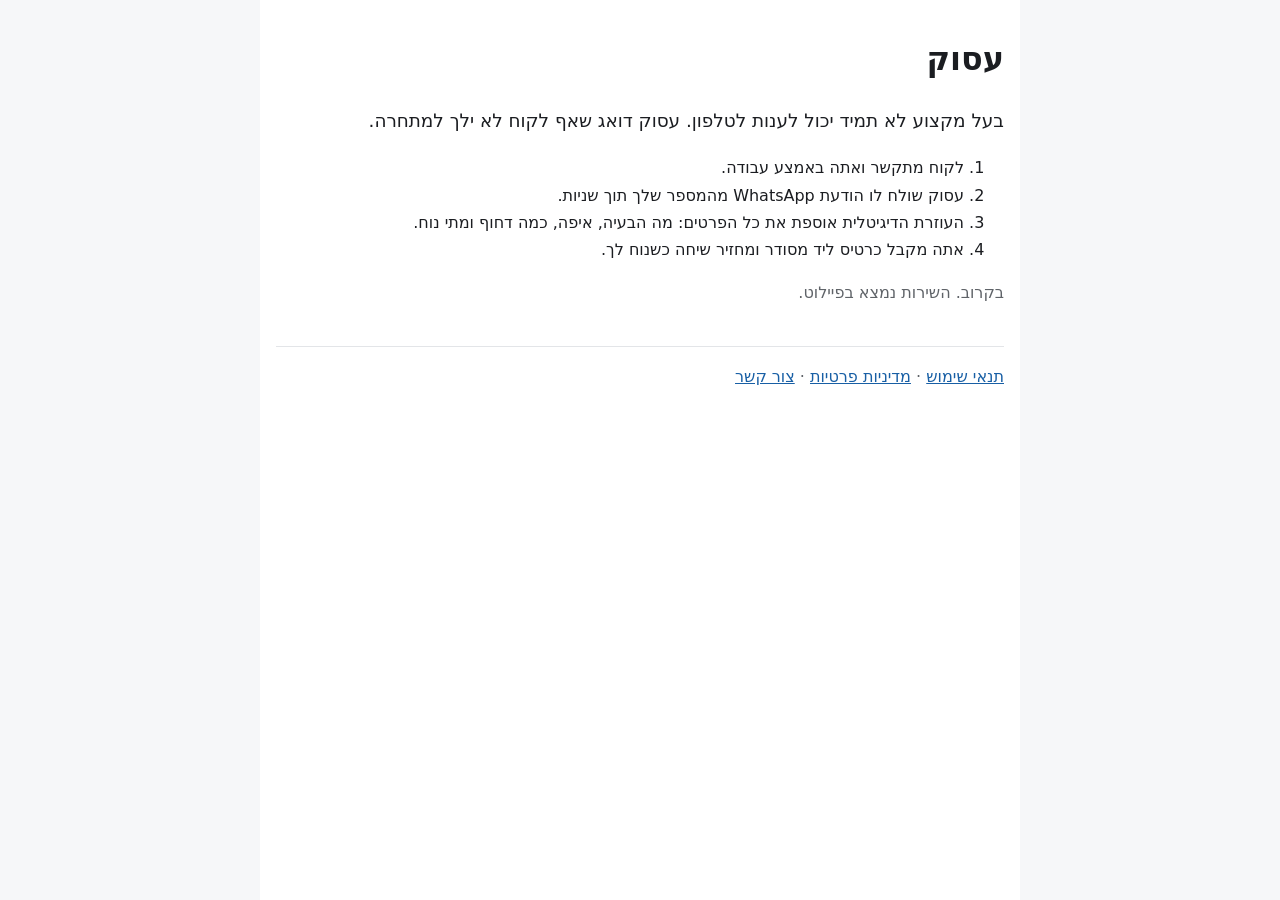
<file: index.html>
<!doctype html>
<html lang="he" dir="rtl">
<head>
<meta charset="utf-8">
<meta name="viewport" content="width=device-width, initial-scale=1">
<title>עסוק – אף ליד לא הולך לאיבוד</title>
<link rel="stylesheet" href="style.css">
</head>
<body>
<main>
<h1>עסוק</h1>
<p class="lead">בעל מקצוע לא תמיד יכול לענות לטלפון. עסוק דואג שאף לקוח לא ילך למתחרה.</p>
<ol>
<li>לקוח מתקשר ואתה באמצע עבודה.</li>
<li>עסוק שולח לו הודעת WhatsApp מהמספר שלך תוך שניות.</li>
<li>העוזרת הדיגיטלית אוספת את כל הפרטים: מה הבעיה, איפה, כמה דחוף ומתי נוח.</li>
<li>אתה מקבל כרטיס ליד מסודר ומחזיר שיחה כשנוח לך.</li>
</ol>
<p class="soon">בקרוב. השירות נמצא בפיילוט.</p>
<footer>
<a href="terms.html">תנאי שימוש</a> · <a href="privacy.html">מדיניות פרטיות</a> · <a href="mailto:hello@asuk.co.il">צור קשר</a>
</footer>
</main>
</body>
</html>
</file>
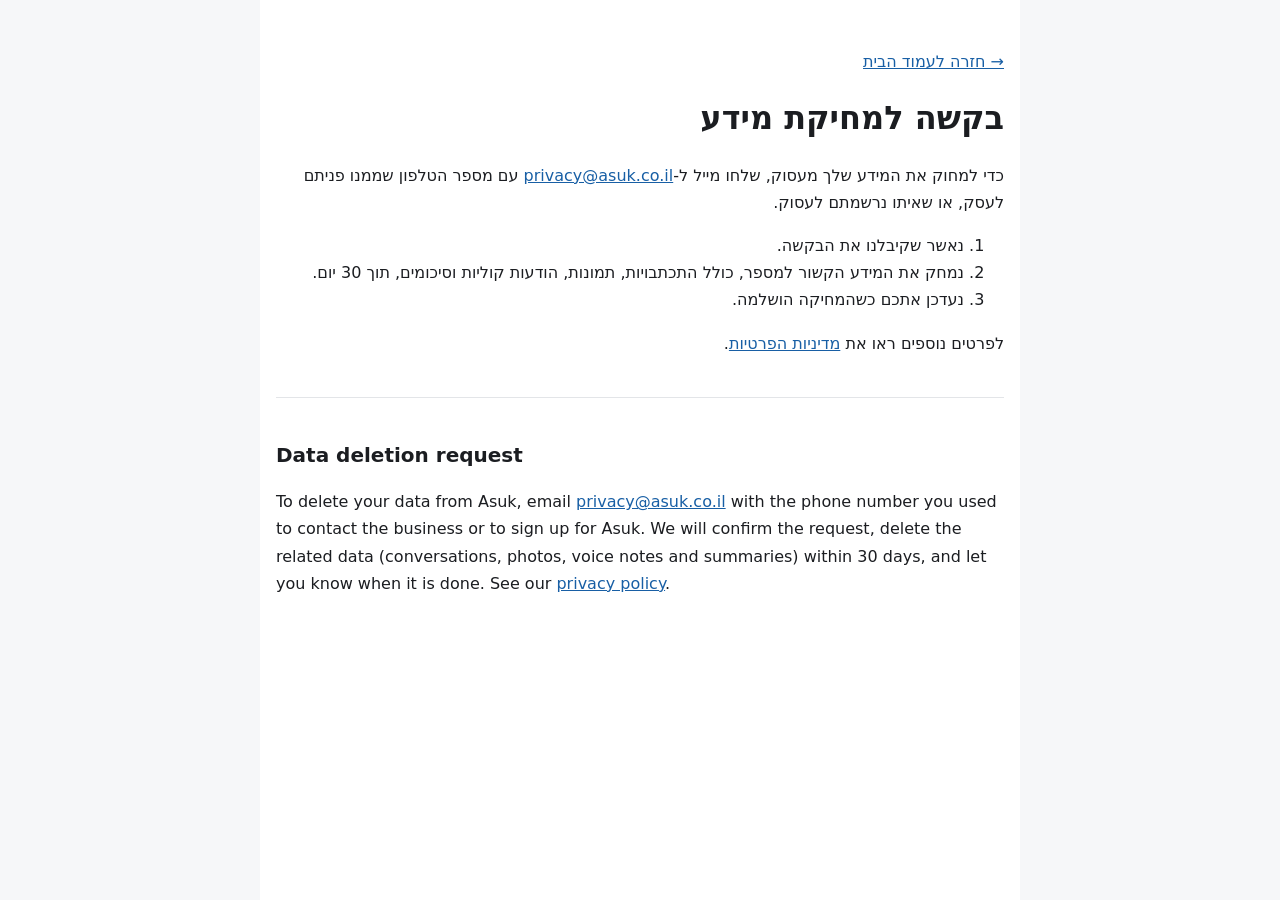
<file: data-deletion.html>
<!doctype html>
<html lang="he" dir="rtl">
<head>
<meta charset="utf-8">
<meta name="viewport" content="width=device-width, initial-scale=1">
<title>עסוק – מחיקת מידע</title>
<link rel="stylesheet" href="style.css">
</head>
<body>
<main>
<p class="back"><a href="index.html">→ חזרה לעמוד הבית</a></p>
<h1>בקשה למחיקת מידע</h1>
<p>כדי למחוק את המידע שלך מעסוק, שלחו מייל ל-<a href="mailto:privacy@asuk.co.il">privacy@asuk.co.il</a> עם מספר הטלפון שממנו פניתם לעסק, או שאיתו נרשמתם לעסוק.</p>
<ol>
<li>נאשר שקיבלנו את הבקשה.</li>
<li>נמחק את המידע הקשור למספר, כולל התכתבויות, תמונות, הודעות קוליות וסיכומים, תוך 30 יום.</li>
<li>נעדכן אתכם כשהמחיקה הושלמה.</li>
</ol>
<p>לפרטים נוספים ראו את <a href="privacy.html">מדיניות הפרטיות</a>.</p>

<hr>

<section dir="ltr" lang="en">
<h2>Data deletion request</h2>
<p>To delete your data from Asuk, email <a href="mailto:privacy@asuk.co.il">privacy@asuk.co.il</a> with the phone number you used to contact the business or to sign up for Asuk. We will confirm the request, delete the related data (conversations, photos, voice notes and summaries) within 30 days, and let you know when it is done. See our <a href="privacy.html">privacy policy</a>.</p>
</section>
</main>
</body>
</html>
</file>
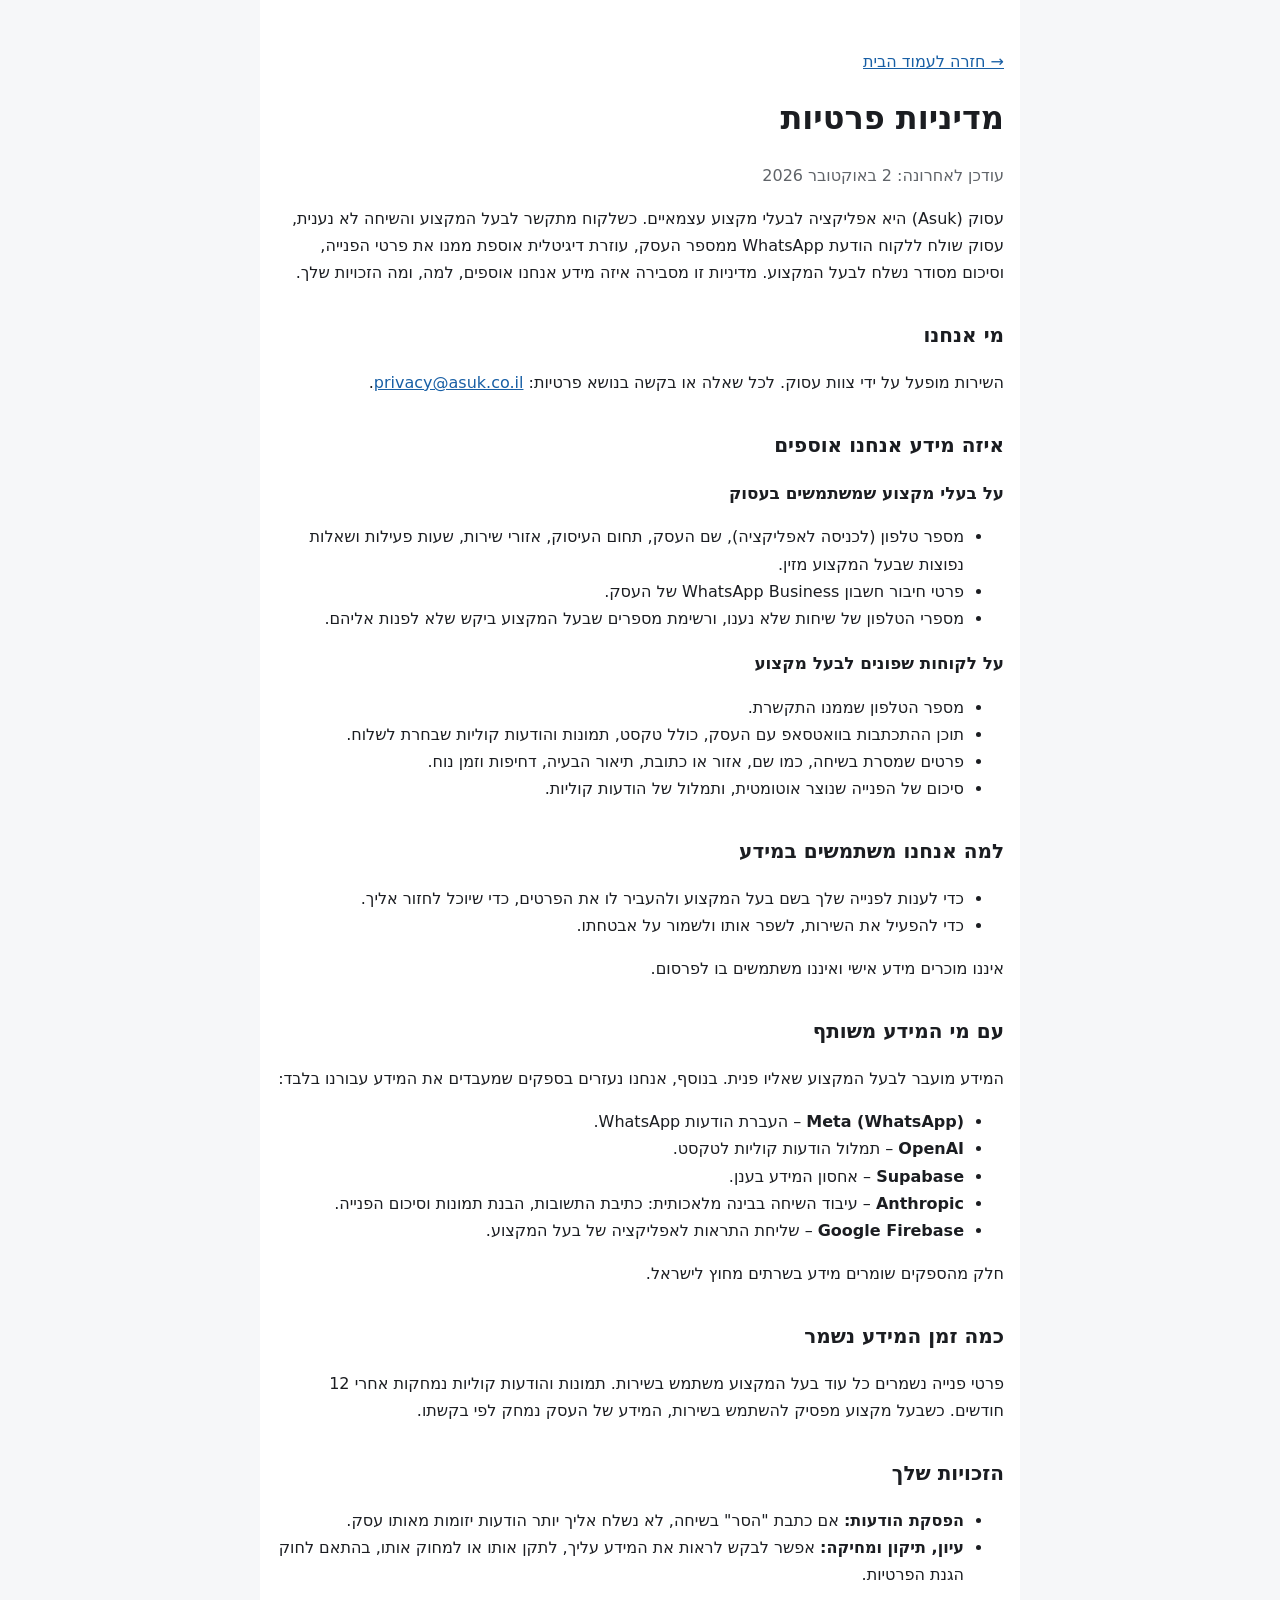
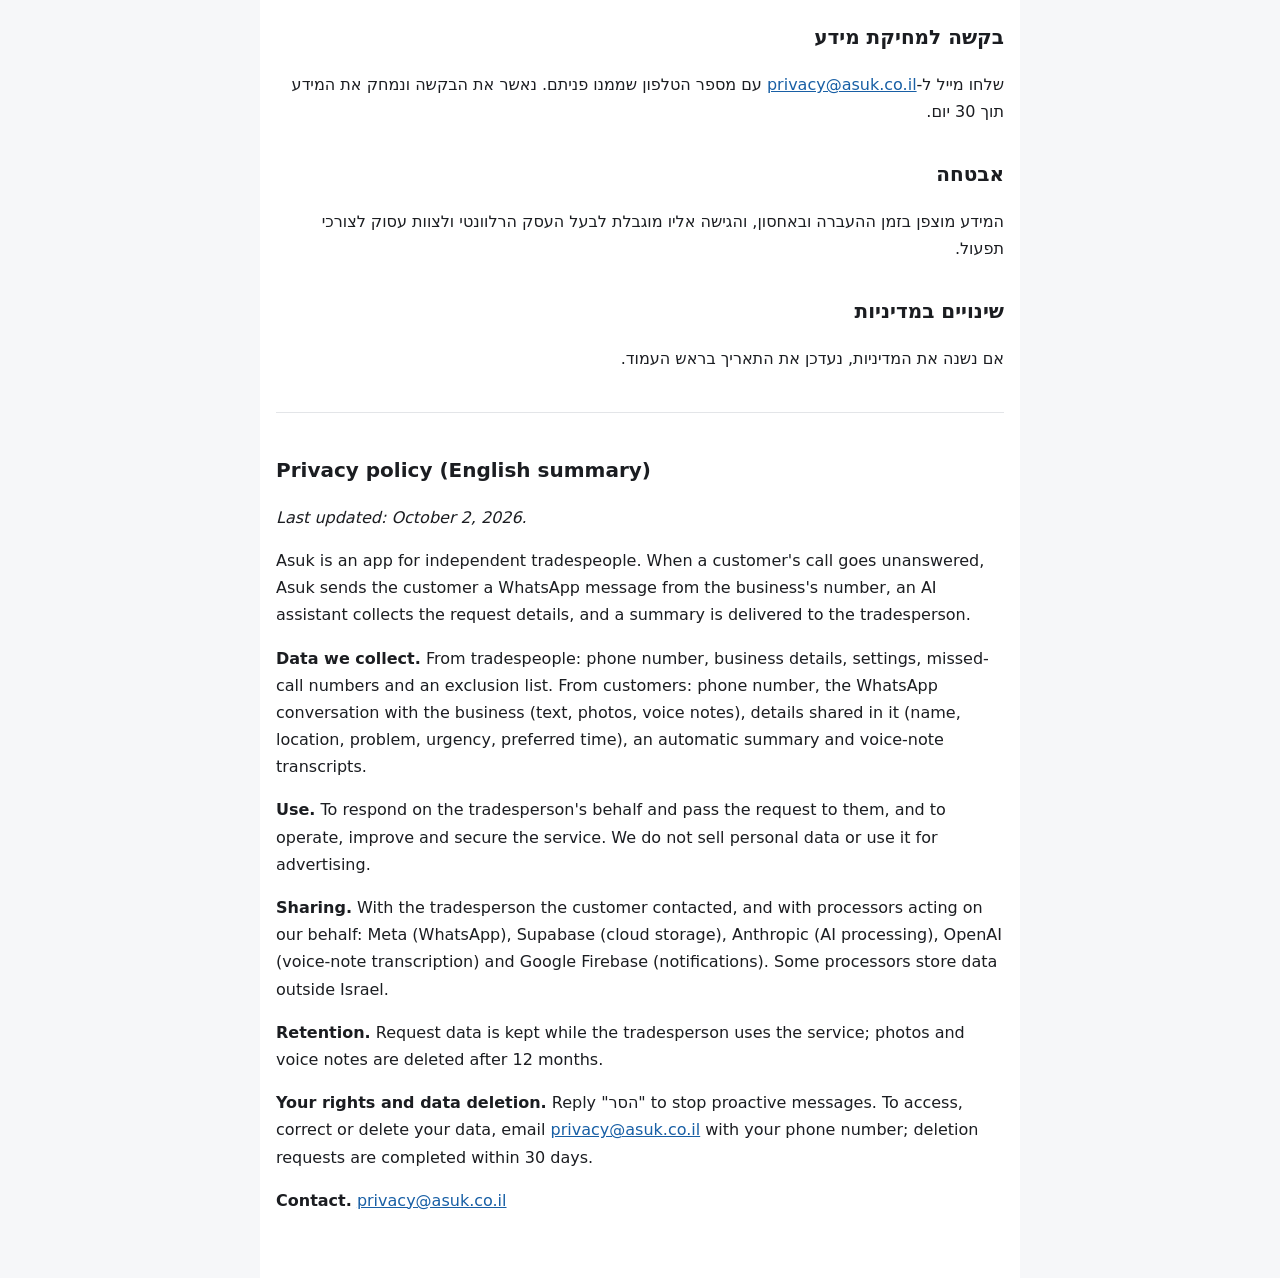
<file: privacy.html>
<!doctype html>
<html lang="he" dir="rtl">
<head>
<meta charset="utf-8">
<meta name="viewport" content="width=device-width, initial-scale=1">
<title>עסוק – מדיניות פרטיות</title>
<link rel="stylesheet" href="style.css">
</head>
<body>
<main>
<p class="back"><a href="index.html">→ חזרה לעמוד הבית</a></p>
<h1>מדיניות פרטיות</h1>
<p class="meta">עודכן לאחרונה: 2 באוקטובר 2026</p>

<p>עסוק (Asuk) היא אפליקציה לבעלי מקצוע עצמאיים. כשלקוח מתקשר לבעל המקצוע והשיחה לא נענית, עסוק שולח ללקוח הודעת WhatsApp ממספר העסק, עוזרת דיגיטלית אוספת ממנו את פרטי הפנייה, וסיכום מסודר נשלח לבעל המקצוע. מדיניות זו מסבירה איזה מידע אנחנו אוספים, למה, ומה הזכויות שלך.</p>

<h2>מי אנחנו</h2>
<p>השירות מופעל על ידי צוות עסוק. לכל שאלה או בקשה בנושא פרטיות: <a href="mailto:privacy@asuk.co.il">privacy@asuk.co.il</a>.</p>

<h2>איזה מידע אנחנו אוספים</h2>
<h3>על בעלי מקצוע שמשתמשים בעסוק</h3>
<ul>
<li>מספר טלפון (לכניסה לאפליקציה), שם העסק, תחום העיסוק, אזורי שירות, שעות פעילות ושאלות נפוצות שבעל המקצוע מזין.</li>
<li>פרטי חיבור חשבון WhatsApp Business של העסק.</li>
<li>מספרי הטלפון של שיחות שלא נענו, ורשימת מספרים שבעל המקצוע ביקש שלא לפנות אליהם.</li>
</ul>
<h3>על לקוחות שפונים לבעל מקצוע</h3>
<ul>
<li>מספר הטלפון שממנו התקשרת.</li>
<li>תוכן ההתכתבות בוואטסאפ עם העסק, כולל טקסט, תמונות והודעות קוליות שבחרת לשלוח.</li>
<li>פרטים שמסרת בשיחה, כמו שם, אזור או כתובת, תיאור הבעיה, דחיפות וזמן נוח.</li>
<li>סיכום של הפנייה שנוצר אוטומטית, ותמלול של הודעות קוליות.</li>
</ul>

<h2>למה אנחנו משתמשים במידע</h2>
<ul>
<li>כדי לענות לפנייה שלך בשם בעל המקצוע ולהעביר לו את הפרטים, כדי שיוכל לחזור אליך.</li>
<li>כדי להפעיל את השירות, לשפר אותו ולשמור על אבטחתו.</li>
</ul>
<p>איננו מוכרים מידע אישי ואיננו משתמשים בו לפרסום.</p>

<h2>עם מי המידע משותף</h2>
<p>המידע מועבר לבעל המקצוע שאליו פנית. בנוסף, אנחנו נעזרים בספקים שמעבדים את המידע עבורנו בלבד:</p>
<ul>
<li><strong>Meta (WhatsApp)</strong> – העברת הודעות WhatsApp.</li>
<li><strong>OpenAI</strong> – תמלול הודעות קוליות לטקסט.</li>
<li><strong>Supabase</strong> – אחסון המידע בענן.</li>
<li><strong>Anthropic</strong> – עיבוד השיחה בבינה מלאכותית: כתיבת התשובות, הבנת תמונות וסיכום הפנייה.</li>
<li><strong>Google Firebase</strong> – שליחת התראות לאפליקציה של בעל המקצוע.</li>
</ul>
<p>חלק מהספקים שומרים מידע בשרתים מחוץ לישראל.</p>

<h2>כמה זמן המידע נשמר</h2>
<p>פרטי פנייה נשמרים כל עוד בעל המקצוע משתמש בשירות. תמונות והודעות קוליות נמחקות אחרי 12 חודשים. כשבעל מקצוע מפסיק להשתמש בשירות, המידע של העסק נמחק לפי בקשתו.</p>

<h2>הזכויות שלך</h2>
<ul>
<li><strong>הפסקת הודעות:</strong> אם כתבת "הסר" בשיחה, לא נשלח אליך יותר הודעות יזומות מאותו עסק.</li>
<li><strong>עיון, תיקון ומחיקה:</strong> אפשר לבקש לראות את המידע עליך, לתקן אותו או למחוק אותו, בהתאם לחוק הגנת הפרטיות.</li>
</ul>

<h2 id="data-deletion">בקשה למחיקת מידע</h2>
<p>שלחו מייל ל-<a href="mailto:privacy@asuk.co.il">privacy@asuk.co.il</a> עם מספר הטלפון שממנו פניתם. נאשר את הבקשה ונמחק את המידע תוך 30 יום.</p>

<h2>אבטחה</h2>
<p>המידע מוצפן בזמן ההעברה ובאחסון, והגישה אליו מוגבלת לבעל העסק הרלוונטי ולצוות עסוק לצורכי תפעול.</p>

<h2>שינויים במדיניות</h2>
<p>אם נשנה את המדיניות, נעדכן את התאריך בראש העמוד.</p>

<hr>

<section dir="ltr" lang="en">
<h2>Privacy policy (English summary)</h2>
<p><em>Last updated: October 2, 2026.</em></p>
<p>Asuk is an app for independent tradespeople. When a customer's call goes unanswered, Asuk sends the customer a WhatsApp message from the business's number, an AI assistant collects the request details, and a summary is delivered to the tradesperson.</p>
<p><strong>Data we collect.</strong> From tradespeople: phone number, business details, settings, missed-call numbers and an exclusion list. From customers: phone number, the WhatsApp conversation with the business (text, photos, voice notes), details shared in it (name, location, problem, urgency, preferred time), an automatic summary and voice-note transcripts.</p>
<p><strong>Use.</strong> To respond on the tradesperson's behalf and pass the request to them, and to operate, improve and secure the service. We do not sell personal data or use it for advertising.</p>
<p><strong>Sharing.</strong> With the tradesperson the customer contacted, and with processors acting on our behalf: Meta (WhatsApp), Supabase (cloud storage), Anthropic (AI processing), OpenAI (voice-note transcription) and Google Firebase (notifications). Some processors store data outside Israel.</p>
<p><strong>Retention.</strong> Request data is kept while the tradesperson uses the service; photos and voice notes are deleted after 12 months.</p>
<p><strong>Your rights and data deletion.</strong> Reply "הסר" to stop proactive messages. To access, correct or delete your data, email <a href="mailto:privacy@asuk.co.il">privacy@asuk.co.il</a> with your phone number; deletion requests are completed within 30 days.</p>
<p><strong>Contact.</strong> <a href="mailto:privacy@asuk.co.il">privacy@asuk.co.il</a></p>
</section>
</main>
</body>
</html>
</file>
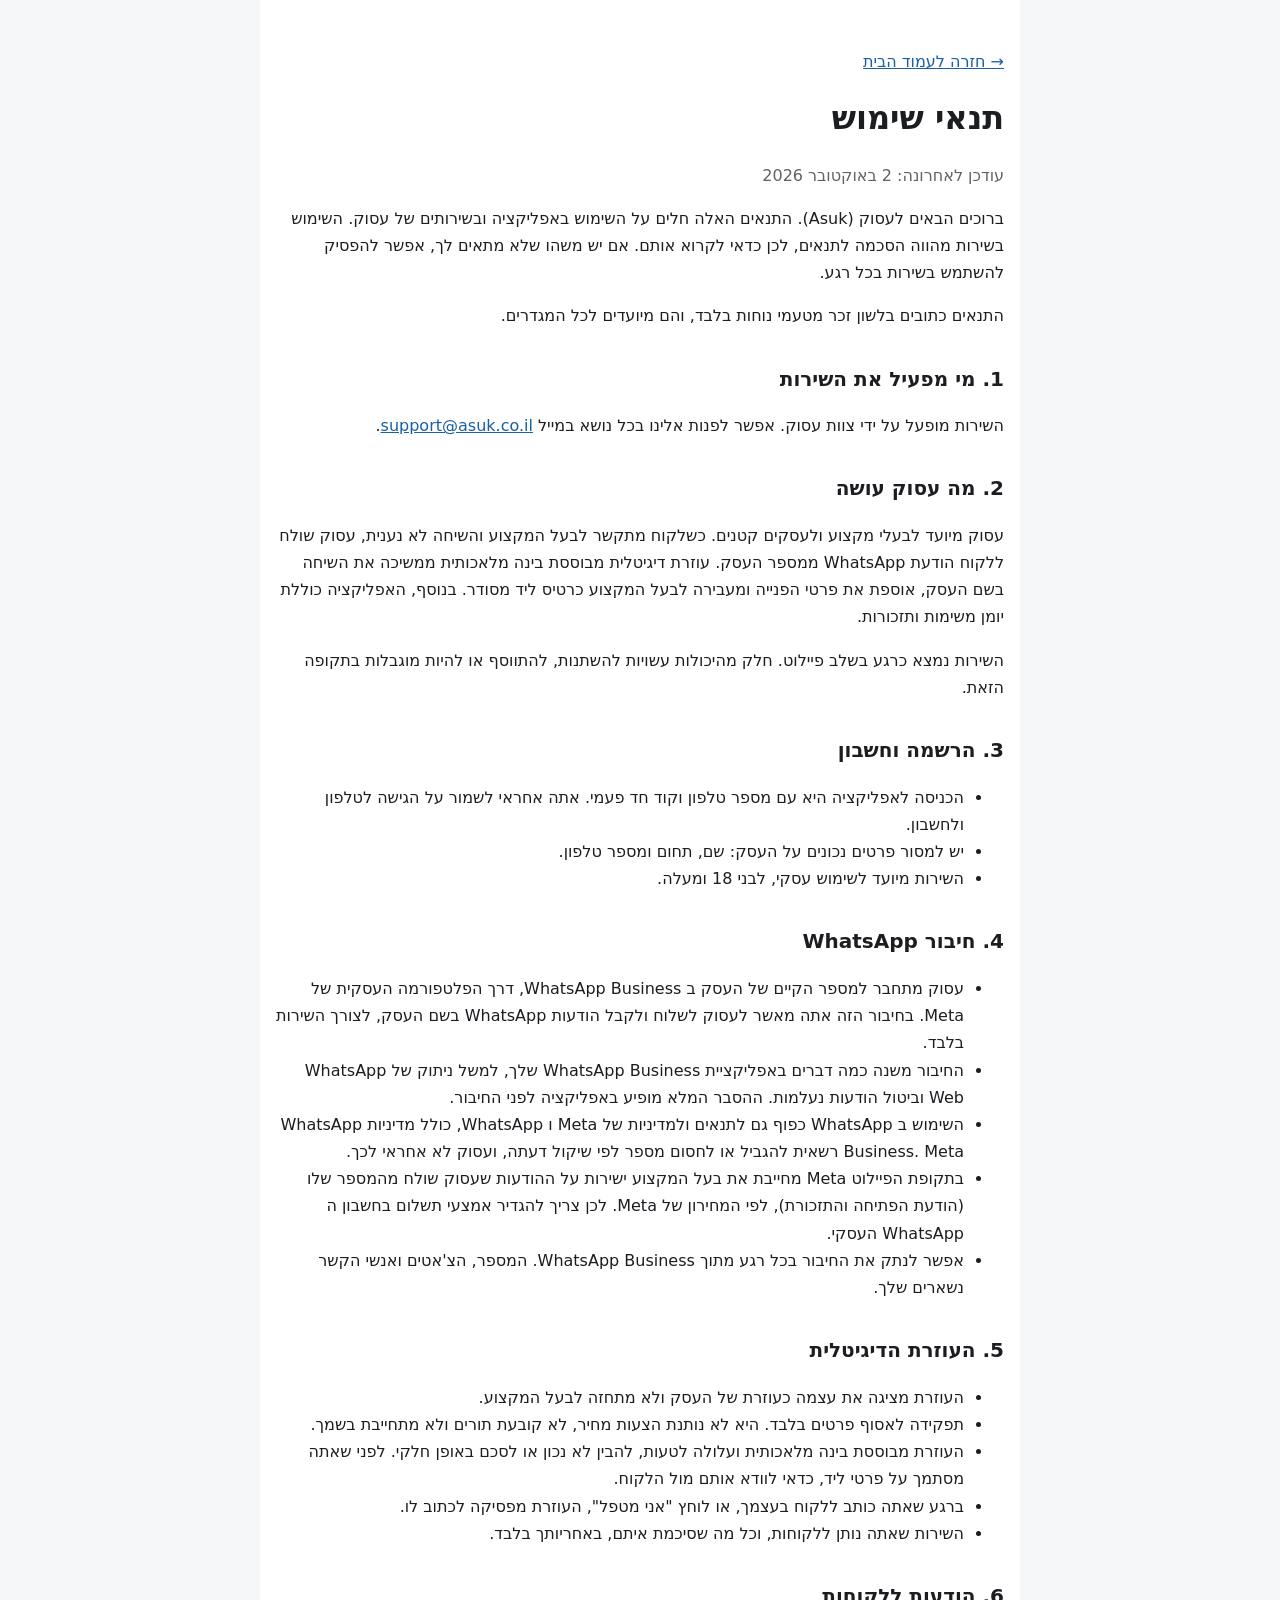
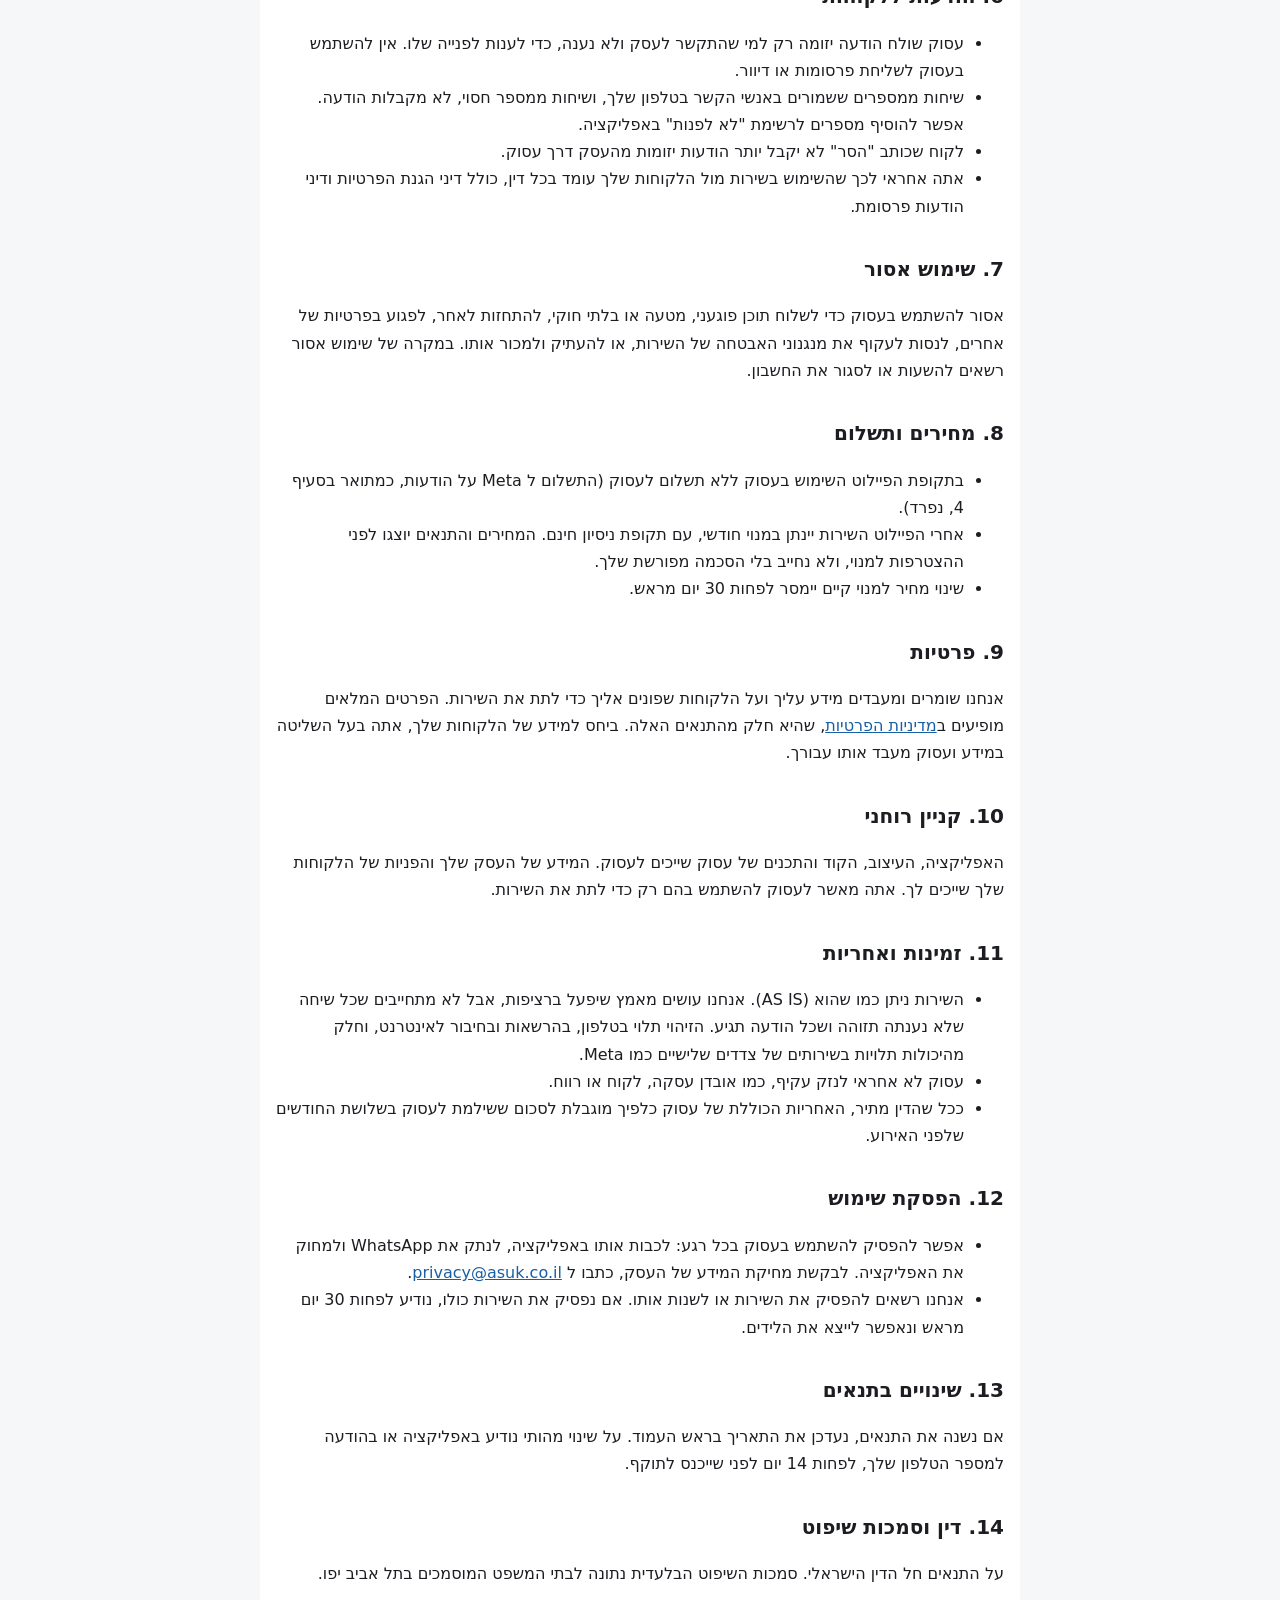
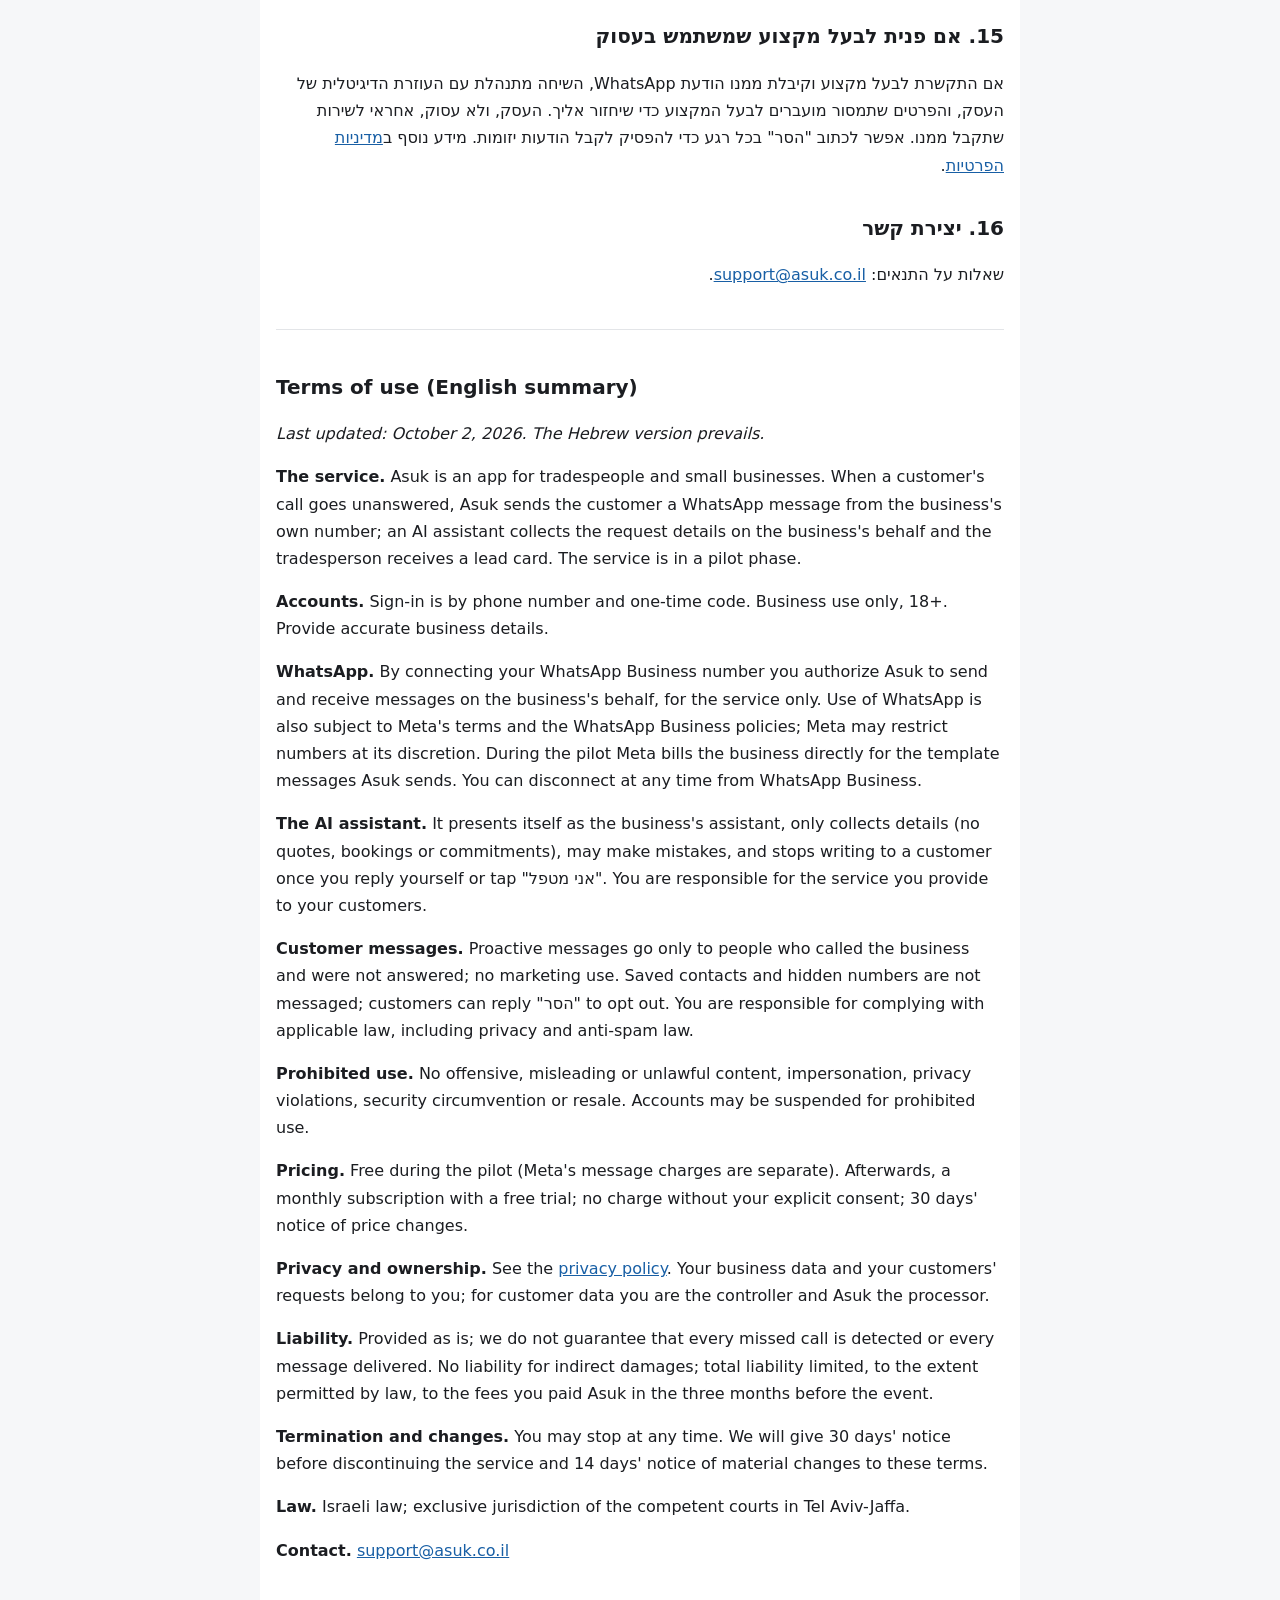
<file: terms.html>
<!doctype html>
<html lang="he" dir="rtl">
<head>
<meta charset="utf-8">
<meta name="viewport" content="width=device-width, initial-scale=1">
<title>עסוק – תנאי שימוש</title>
<link rel="stylesheet" href="style.css">
</head>
<body>
<main>
<!-- Draft for legal review (docs/SPEC.md §16). After the business is registered, name the legal entity
     and its registration number in "מי מפעיל את השירות". -->
<p class="back"><a href="index.html">→ חזרה לעמוד הבית</a></p>
<h1>תנאי שימוש</h1>
<p class="meta">עודכן לאחרונה: 2 באוקטובר 2026</p>

<p>ברוכים הבאים לעסוק (Asuk). התנאים האלה חלים על השימוש באפליקציה ובשירותים של עסוק. השימוש בשירות מהווה הסכמה לתנאים, לכן כדאי לקרוא אותם. אם יש משהו שלא מתאים לך, אפשר להפסיק להשתמש בשירות בכל רגע.</p>
<p>התנאים כתובים בלשון זכר מטעמי נוחות בלבד, והם מיועדים לכל המגדרים.</p>

<h2>1. מי מפעיל את השירות</h2>
<p>השירות מופעל על ידי צוות עסוק. אפשר לפנות אלינו בכל נושא במייל <a href="mailto:support@asuk.co.il">support@asuk.co.il</a>.</p>

<h2>2. מה עסוק עושה</h2>
<p>עסוק מיועד לבעלי מקצוע ולעסקים קטנים. כשלקוח מתקשר לבעל המקצוע והשיחה לא נענית, עסוק שולח ללקוח הודעת WhatsApp ממספר העסק. עוזרת דיגיטלית מבוססת בינה מלאכותית ממשיכה את השיחה בשם העסק, אוספת את פרטי הפנייה ומעבירה לבעל המקצוע כרטיס ליד מסודר. בנוסף, האפליקציה כוללת יומן משימות ותזכורות.</p>
<p>השירות נמצא כרגע בשלב פיילוט. חלק מהיכולות עשויות להשתנות, להתווסף או להיות מוגבלות בתקופה הזאת.</p>

<h2>3. הרשמה וחשבון</h2>
<ul>
<li>הכניסה לאפליקציה היא עם מספר טלפון וקוד חד פעמי. אתה אחראי לשמור על הגישה לטלפון ולחשבון.</li>
<li>יש למסור פרטים נכונים על העסק: שם, תחום ומספר טלפון.</li>
<li>השירות מיועד לשימוש עסקי, לבני 18 ומעלה.</li>
</ul>

<h2>4. חיבור WhatsApp</h2>
<ul>
<li>עסוק מתחבר למספר הקיים של העסק ב WhatsApp Business, דרך הפלטפורמה העסקית של Meta. בחיבור הזה אתה מאשר לעסוק לשלוח ולקבל הודעות WhatsApp בשם העסק, לצורך השירות בלבד.</li>
<li>החיבור משנה כמה דברים באפליקציית WhatsApp Business שלך, למשל ניתוק של WhatsApp Web וביטול הודעות נעלמות. ההסבר המלא מופיע באפליקציה לפני החיבור.</li>
<li>השימוש ב WhatsApp כפוף גם לתנאים ולמדיניות של Meta ו WhatsApp, כולל מדיניות WhatsApp Business. Meta רשאית להגביל או לחסום מספר לפי שיקול דעתה, ועסוק לא אחראי לכך.</li>
<li>בתקופת הפיילוט Meta מחייבת את בעל המקצוע ישירות על ההודעות שעסוק שולח מהמספר שלו (הודעת הפתיחה והתזכורת), לפי המחירון של Meta. לכן צריך להגדיר אמצעי תשלום בחשבון ה WhatsApp העסקי.</li>
<li>אפשר לנתק את החיבור בכל רגע מתוך WhatsApp Business. המספר, הצ'אטים ואנשי הקשר נשארים שלך.</li>
</ul>

<h2>5. העוזרת הדיגיטלית</h2>
<ul>
<li>העוזרת מציגה את עצמה כעוזרת של העסק ולא מתחזה לבעל המקצוע.</li>
<li>תפקידה לאסוף פרטים בלבד. היא לא נותנת הצעות מחיר, לא קובעת תורים ולא מתחייבת בשמך.</li>
<li>העוזרת מבוססת בינה מלאכותית ועלולה לטעות, להבין לא נכון או לסכם באופן חלקי. לפני שאתה מסתמך על פרטי ליד, כדאי לוודא אותם מול הלקוח.</li>
<li>ברגע שאתה כותב ללקוח בעצמך, או לוחץ "אני מטפל", העוזרת מפסיקה לכתוב לו.</li>
<li>השירות שאתה נותן ללקוחות, וכל מה שסיכמת איתם, באחריותך בלבד.</li>
</ul>

<h2>6. הודעות ללקוחות</h2>
<ul>
<li>עסוק שולח הודעה יזומה רק למי שהתקשר לעסק ולא נענה, כדי לענות לפנייה שלו. אין להשתמש בעסוק לשליחת פרסומות או דיוור.</li>
<li>שיחות ממספרים ששמורים באנשי הקשר בטלפון שלך, ושיחות ממספר חסוי, לא מקבלות הודעה. אפשר להוסיף מספרים לרשימת "לא לפנות" באפליקציה.</li>
<li>לקוח שכותב "הסר" לא יקבל יותר הודעות יזומות מהעסק דרך עסוק.</li>
<li>אתה אחראי לכך שהשימוש בשירות מול הלקוחות שלך עומד בכל דין, כולל דיני הגנת הפרטיות ודיני הודעות פרסומת.</li>
</ul>

<h2>7. שימוש אסור</h2>
<p>אסור להשתמש בעסוק כדי לשלוח תוכן פוגעני, מטעה או בלתי חוקי, להתחזות לאחר, לפגוע בפרטיות של אחרים, לנסות לעקוף את מנגנוני האבטחה של השירות, או להעתיק ולמכור אותו. במקרה של שימוש אסור רשאים להשעות או לסגור את החשבון.</p>

<h2>8. מחירים ותשלום</h2>
<ul>
<li>בתקופת הפיילוט השימוש בעסוק ללא תשלום לעסוק (התשלום ל Meta על הודעות, כמתואר בסעיף 4, נפרד).</li>
<li>אחרי הפיילוט השירות יינתן במנוי חודשי, עם תקופת ניסיון חינם. המחירים והתנאים יוצגו לפני ההצטרפות למנוי, ולא נחייב בלי הסכמה מפורשת שלך.</li>
<li>שינוי מחיר למנוי קיים יימסר לפחות 30 יום מראש.</li>
</ul>

<h2>9. פרטיות</h2>
<p>אנחנו שומרים ומעבדים מידע עליך ועל הלקוחות שפונים אליך כדי לתת את השירות. הפרטים המלאים מופיעים ב<a href="privacy.html">מדיניות הפרטיות</a>, שהיא חלק מהתנאים האלה. ביחס למידע של הלקוחות שלך, אתה בעל השליטה במידע ועסוק מעבד אותו עבורך.</p>

<h2>10. קניין רוחני</h2>
<p>האפליקציה, העיצוב, הקוד והתכנים של עסוק שייכים לעסוק. המידע של העסק שלך והפניות של הלקוחות שלך שייכים לך. אתה מאשר לעסוק להשתמש בהם רק כדי לתת את השירות.</p>

<h2>11. זמינות ואחריות</h2>
<ul>
<li>השירות ניתן כמו שהוא (AS IS). אנחנו עושים מאמץ שיפעל ברציפות, אבל לא מתחייבים שכל שיחה שלא נענתה תזוהה ושכל הודעה תגיע. הזיהוי תלוי בטלפון, בהרשאות ובחיבור לאינטרנט, וחלק מהיכולות תלויות בשירותים של צדדים שלישיים כמו Meta.</li>
<li>עסוק לא אחראי לנזק עקיף, כמו אובדן עסקה, לקוח או רווח.</li>
<li>ככל שהדין מתיר, האחריות הכוללת של עסוק כלפיך מוגבלת לסכום ששילמת לעסוק בשלושת החודשים שלפני האירוע.</li>
</ul>

<h2>12. הפסקת שימוש</h2>
<ul>
<li>אפשר להפסיק להשתמש בעסוק בכל רגע: לכבות אותו באפליקציה, לנתק את WhatsApp ולמחוק את האפליקציה. לבקשת מחיקת המידע של העסק, כתבו ל <a href="mailto:privacy@asuk.co.il">privacy@asuk.co.il</a>.</li>
<li>אנחנו רשאים להפסיק את השירות או לשנות אותו. אם נפסיק את השירות כולו, נודיע לפחות 30 יום מראש ונאפשר לייצא את הלידים.</li>
</ul>

<h2>13. שינויים בתנאים</h2>
<p>אם נשנה את התנאים, נעדכן את התאריך בראש העמוד. על שינוי מהותי נודיע באפליקציה או בהודעה למספר הטלפון שלך, לפחות 14 יום לפני שייכנס לתוקף.</p>

<h2>14. דין וסמכות שיפוט</h2>
<p>על התנאים חל הדין הישראלי. סמכות השיפוט הבלעדית נתונה לבתי המשפט המוסמכים בתל אביב יפו.</p>

<h2>15. אם פנית לבעל מקצוע שמשתמש בעסוק</h2>
<p>אם התקשרת לבעל מקצוע וקיבלת ממנו הודעת WhatsApp, השיחה מתנהלת עם העוזרת הדיגיטלית של העסק, והפרטים שתמסור מועברים לבעל המקצוע כדי שיחזור אליך. העסק, ולא עסוק, אחראי לשירות שתקבל ממנו. אפשר לכתוב "הסר" בכל רגע כדי להפסיק לקבל הודעות יזומות. מידע נוסף ב<a href="privacy.html">מדיניות הפרטיות</a>.</p>

<h2>16. יצירת קשר</h2>
<p>שאלות על התנאים: <a href="mailto:support@asuk.co.il">support@asuk.co.il</a>.</p>

<hr>

<section dir="ltr" lang="en">
<h2>Terms of use (English summary)</h2>
<p><em>Last updated: October 2, 2026. The Hebrew version prevails.</em></p>
<p><strong>The service.</strong> Asuk is an app for tradespeople and small businesses. When a customer's call goes unanswered, Asuk sends the customer a WhatsApp message from the business's own number; an AI assistant collects the request details on the business's behalf and the tradesperson receives a lead card. The service is in a pilot phase.</p>
<p><strong>Accounts.</strong> Sign-in is by phone number and one-time code. Business use only, 18+. Provide accurate business details.</p>
<p><strong>WhatsApp.</strong> By connecting your WhatsApp Business number you authorize Asuk to send and receive messages on the business's behalf, for the service only. Use of WhatsApp is also subject to Meta's terms and the WhatsApp Business policies; Meta may restrict numbers at its discretion. During the pilot Meta bills the business directly for the template messages Asuk sends. You can disconnect at any time from WhatsApp Business.</p>
<p><strong>The AI assistant.</strong> It presents itself as the business's assistant, only collects details (no quotes, bookings or commitments), may make mistakes, and stops writing to a customer once you reply yourself or tap "אני מטפל". You are responsible for the service you provide to your customers.</p>
<p><strong>Customer messages.</strong> Proactive messages go only to people who called the business and were not answered; no marketing use. Saved contacts and hidden numbers are not messaged; customers can reply "הסר" to opt out. You are responsible for complying with applicable law, including privacy and anti-spam law.</p>
<p><strong>Prohibited use.</strong> No offensive, misleading or unlawful content, impersonation, privacy violations, security circumvention or resale. Accounts may be suspended for prohibited use.</p>
<p><strong>Pricing.</strong> Free during the pilot (Meta's message charges are separate). Afterwards, a monthly subscription with a free trial; no charge without your explicit consent; 30 days' notice of price changes.</p>
<p><strong>Privacy and ownership.</strong> See the <a href="privacy.html">privacy policy</a>. Your business data and your customers' requests belong to you; for customer data you are the controller and Asuk the processor.</p>
<p><strong>Liability.</strong> Provided as is; we do not guarantee that every missed call is detected or every message delivered. No liability for indirect damages; total liability limited, to the extent permitted by law, to the fees you paid Asuk in the three months before the event.</p>
<p><strong>Termination and changes.</strong> You may stop at any time. We will give 30 days' notice before discontinuing the service and 14 days' notice of material changes to these terms.</p>
<p><strong>Law.</strong> Israeli law; exclusive jurisdiction of the competent courts in Tel Aviv-Jaffa.</p>
<p><strong>Contact.</strong> <a href="mailto:support@asuk.co.il">support@asuk.co.il</a></p>
</section>
</main>
</body>
</html>
</file>
<file: style.css>
:root {
  color-scheme: light dark;
  --bg: #f6f7f9;
  --surface: #ffffff;
  --text: #1b1d21;
  --muted: #5f6368;
  --accent: #185fa5;
  --border: #e3e5e8;
}
@media (prefers-color-scheme: dark) {
  :root {
    --bg: #15171a;
    --surface: #1e2125;
    --text: #eceef1;
    --muted: #a3a8ae;
    --accent: #85b7eb;
    --border: #33373c;
  }
}
* { box-sizing: border-box; }
body {
  margin: 0;
  background: var(--bg);
  color: var(--text);
  font-family: system-ui, -apple-system, "Segoe UI", Arial, sans-serif;
  line-height: 1.7;
}
main {
  max-width: 760px;
  margin: 0 auto;
  padding: 32px 16px 48px;
  background: var(--surface);
  min-height: 100vh;
}
h1 { font-size: 2rem; margin: 0 0 8px; }
h2 { font-size: 1.25rem; margin-top: 2rem; }
h3 { font-size: 1.05rem; margin-bottom: 0.25rem; }
a { color: var(--accent); }
.meta, .soon, .back, footer { color: var(--muted); }
.lead { font-size: 1.15rem; }
hr { border: 0; border-top: 1px solid var(--border); margin: 2.5rem 0; }
footer { margin-top: 2.5rem; border-top: 1px solid var(--border); padding-top: 16px; }
</file>
